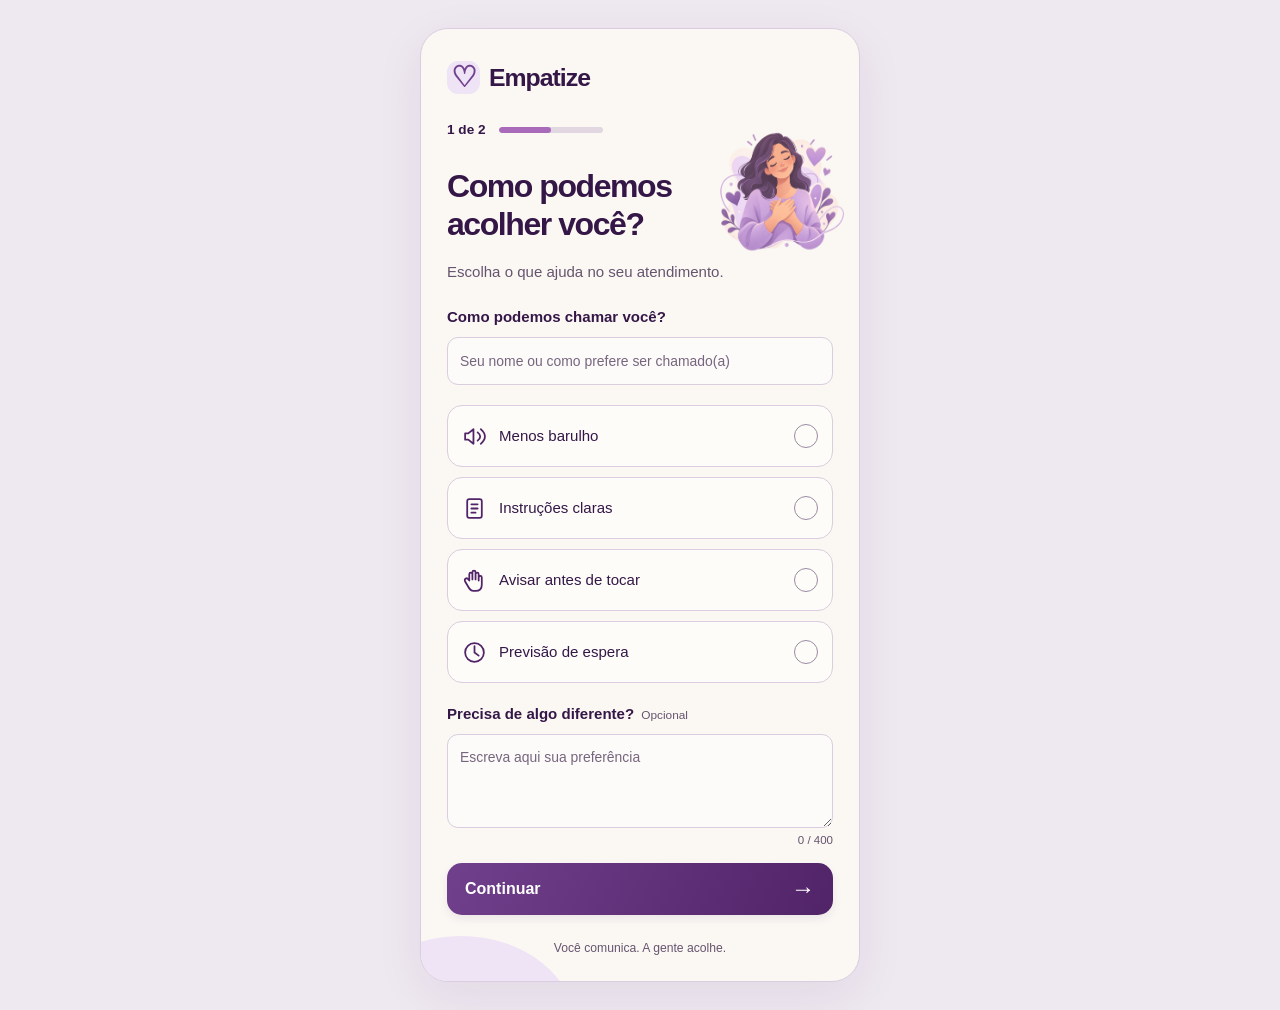
<file: index.html>
<!doctype html>
<html lang="pt-BR">
<head>
    <meta charset="utf-8">
    <meta name="viewport" content="width=device-width, initial-scale=1">
    <meta name="theme-color" content="#fbf8f4">

    <title>Empatize · Como podemos acolher você?</title>

    <link rel="stylesheet" href="./assets/css/base.css">
    <link rel="stylesheet" href="./assets/css/pessoa.css">
</head>

<body>

    <!-- Ícones utilizados nas opções de atendimento. -->
    <svg class="sprite" xmlns="http://www.w3.org/2000/svg" aria-hidden="true">

        <symbol id="som" viewBox="0 0 24 24">
            <path d="M11 5 6 9H3v6h3l5 4V5Z M15 8q5 4 0 8M18 5q8 7 0 14"/>
        </symbol>

        <symbol id="instrucoes" viewBox="0 0 24 24">
            <rect x="5" y="3" width="14" height="18" rx="2"/>
            <path d="M9 8h6M9 12h6M9 16h4"/>
        </symbol>

        <symbol id="toque" viewBox="0 0 24 24">
            <path d="M7 12V6a1.5 1.5 0 0 1 3 0v5-7a1.5 1.5 0 0 1 3 0v7-5a1.5 1.5 0 0 1 3 0v6-3a1.5 1.5 0 0 1 3 0v7q0 6-6 6H11q-3 0-5-4l-3-5q-1-2 1-3 1-1 3 2Z"/>
        </symbol>

        <symbol id="espera" viewBox="0 0 24 24">
            <circle cx="12" cy="12" r="9"/>
            <path d="M12 6v6l4 3"/>
        </symbol>

        <symbol id="balao" viewBox="0 0 24 24">
            <path d="M21 11c0 5-6 8-12 6l-6 4 2-6C-2 2 20-2 21 11Z"/>
        </symbol>

        <symbol id="ondas" viewBox="0 0 24 24">
            <path d="M2 8q5-5 10 0t10 0M2 16q5-5 10 0t10 0"/>
        </symbol>

        <symbol id="pausa" viewBox="0 0 24 24">
            <circle cx="12" cy="12" r="9"/>
            <path d="M9 8v8M15 8v8"/>
        </symbol>

    </svg>

    <main class="mobile-shell">

        <!-- Cabeçalho -->
        <header class="brand">
            <span class="brand-mark" aria-hidden="true">♡</span>
            Empatize
        </header>

        <!-- Indicador de progresso -->
        <div id="progresso" class="progress" aria-label="Etapa 1 de 2">
            <span id="etapa-texto">1 de 2</span>

            <span class="progress-track">
                <span id="etapa-barra"></span>
            </span>
        </div>

        <!-- Formulário de atendimento -->
        <form id="formulario" novalidate>

            <!-- Etapa 1: identificação e preferências -->
            <section id="etapa-1" aria-labelledby="titulo-1">

                <div class="welcome">
                    <h1 id="titulo-1" tabindex="-1">
                        Como podemos<br>
                        acolher você?
                    </h1>

                    <img
                        src="./assets/img/acolhimento2.png"
                        alt=""
                        class="welcome-art"
                    >
                </div>

                <p class="intro">
                    Escolha o que ajuda no seu atendimento.
                </p>

                <label class="field-label" for="nome">
                    Como podemos chamar você?
                </label>

                <input
                    id="nome"
                    name="nome"
                    class="text-field"
                    maxlength="60"
                    autocomplete="given-name"
                    placeholder="Seu nome ou como prefere ser chamado(a)"
                    required
                >

                <!-- Preferências de atendimento -->
                <fieldset class="choices">
                    <legend class="sr-only">
                        Preferências de atendimento. Você pode escolher mais de uma.
                    </legend>

                    <label class="option">
                        <input type="checkbox" name="escolha" value="som">
                        <svg class="icon" aria-hidden="true">
                            <use href="#som"></use>
                        </svg>
                        <span>Menos barulho</span>
                        <span class="selection" aria-hidden="true"></span>
                    </label>

                    <label class="option">
                        <input type="checkbox" name="escolha" value="instrucoes">
                        <svg class="icon" aria-hidden="true">
                            <use href="#instrucoes"></use>
                        </svg>
                        <span>Instruções claras</span>
                        <span class="selection" aria-hidden="true"></span>
                    </label>

                    <label class="option">
                        <input type="checkbox" name="escolha" value="toque">
                        <svg class="icon" aria-hidden="true">
                            <use href="#toque"></use>
                        </svg>
                        <span>Avisar antes de tocar</span>
                        <span class="selection" aria-hidden="true"></span>
                    </label>

                    <label class="option">
                        <input type="checkbox" name="escolha" value="espera">
                        <svg class="icon" aria-hidden="true">
                            <use href="#espera"></use>
                        </svg>
                        <span>Previsão de espera</span>
                        <span class="selection" aria-hidden="true"></span>
                    </label>

                </fieldset>

                <!-- Preferência personalizada -->
                <label class="field-label" for="outra-preferencia">
                    Precisa de algo diferente?
                    <span class="optional">Opcional</span>
                </label>

                <textarea
                    id="outra-preferencia"
                    name="outra_preferencia"
                    rows="3"
                    maxlength="400"
                    placeholder="Escreva aqui sua preferência"
                    aria-describedby="contador-preferencia"
                ></textarea>

                <p class="counter" id="contador-preferencia">
                    0 / 400
                </p>

                <button
                    id="continuar"
                    type="button"
                    class="button primary"
                >
                    Continuar
                    <span aria-hidden="true">→</span>
                </button>

            </section>

            <!-- Etapa 2: estado da comunicação -->
            <section id="etapa-2" hidden aria-labelledby="titulo-2">

                <div class="communication-title">
                    <h1 id="titulo-2" tabindex="-1">
                        Como está sua<br>
                        comunicação agora?
                    </h1>

                    <span aria-hidden="true">♡</span>
                </div>

                <p class="intro">
                    Escolha como você se sente neste momento.
                </p>

                <fieldset class="choices">
                    <legend class="sr-only">
                        Estado de comunicação. Escolha uma opção.
                    </legend>

                    <label class="option">
                        <input
                            type="radio"
                            name="estado"
                            value="verde"
                            required
                        >

                        <svg class="icon" aria-hidden="true">
                            <use href="#balao"></use>
                        </svg>

                        <span class="state-dot green" aria-hidden="true"></span>
                        <span>Consigo me comunicar</span>
                        <span class="selection" aria-hidden="true"></span>
                    </label>

                    <label class="option">
                        <input
                            type="radio"
                            name="estado"
                            value="amarelo"
                        >

                        <svg class="icon" aria-hidden="true">
                            <use href="#ondas"></use>
                        </svg>

                        <span class="state-dot amber" aria-hidden="true"></span>
                        <span>Estou ficando sobrecarregado(a)</span>
                        <span class="selection" aria-hidden="true"></span>
                    </label>

                    <label class="option">
                        <input
                            type="radio"
                            name="estado"
                            value="vermelho"
                        >

                        <svg class="icon" aria-hidden="true">
                            <use href="#pausa"></use>
                        </svg>

                        <span class="state-dot red" aria-hidden="true"></span>
                        <span>Estou com dificuldade para me comunicar</span>
                        <span class="selection" aria-hidden="true"></span>
                    </label>

                </fieldset>

                <!-- Campo opcional para explicar como receber ajuda -->
                <label class="field-label" for="ajuda-comunicacao">
                    O que pode ajudar você agora?
                    <span class="optional">Opcional</span>
                </label>

                <textarea
                    id="ajuda-comunicacao"
                    name="ajuda_comunicacao"
                    rows="4"
                    maxlength="400"
                    placeholder="Conte como podemos ajudar"
                    aria-describedby="contador-comunicacao"
                ></textarea>

                <p class="counter" id="contador-comunicacao">
                    0 / 400
                </p>

                <button
                    id="enviar"
                    type="submit"
                    class="button primary"
                >
                    Enviar para a recepção
                </button>

                <button
                    id="voltar"
                    type="button"
                    class="button text-button"
                >
                    ← Voltar
                </button>

            </section>

            <!-- Mensagens de validação e erro -->
            <p id="mensagem" role="alert" class="feedback" hidden></p>

        </form>

        <!-- Confirmação após o envio -->
        <section
            id="confirmacao"
            hidden
            class="confirmation"
            aria-labelledby="titulo-confirmacao"
        >

            <span class="success-heart" aria-hidden="true">♡</span>

            <h1 id="titulo-confirmacao" tabindex="-1">
                Recebemos suas<br>
                preferências.
            </h1>

            <p id="confirmacao-nome"></p>

            <div class="ticket">
                <span>Seu atendimento</span>
                <strong id="numero-atendimento"></strong>
            </div>

            <p>
                Se precisar, mostre este número à recepção.
            </p>

            <button
                id="novo"
                class="button text-button"
                type="button"
            >
                Fazer uma nova solicitação
            </button>

        </section>

        <!-- Rodapé -->
        <footer>
            Você comunica. A gente acolhe.
        </footer>

    </main>

    <!-- Configuração da API e comportamento do formulário -->
    <script src="./assets/js/config.js"></script>
    <script type="module" src="./assets/js/pessoa.js"></script>

</body>
</html>
</file>
<file: assets/css/base.css>
/* Cores compartilhadas. Para mudar a identidade visual, comece por estas variáveis. */
:root { 
    --paper:#fbf8f4; 
    --surface:#fffcfa; 
    --ink:#341747; 
    --muted:#65546e; 
    --purple:#71408d; 
    --purple-dark:#512367; 
    --lilac:#efe4f6; 
    --border:#d9cddf; 
    --focus:#a86b23; 
}

* { 
    box-sizing:border-box; 
}

body { 
    margin:0; 
    color:var(--ink); 
    background:#eee8f0; 
    font:16px/1.5 "Segoe UI",Arial,sans-serif; 
}

button,input,textarea { 
    font:inherit; 
}

button { 
    cursor:pointer; 
}

button:disabled { 
    cursor:wait; opacity:.65; 
}

h1,h2,p { 
    margin:0; 
}

h1 { 
    font-size:clamp(1.65rem,5vw,2rem); 
    line-height:1.17; 
    letter-spacing:-.045em; 
    font-weight:750; 
}

.brand { 
    display:flex; 
    align-items:center; 
    gap:9px; 
    font-size:1.55rem; 
    font-weight:750; 
    letter-spacing:-.04em; 
}

.brand-mark { 
    display:inline-grid; 
    place-items:center; 
    width:33px; 
    height:33px; 
    color:var(--purple); 
    background:var(--lilac); 
    border-radius:11px; 
    font-size:1.8rem; 
    line-height:1; 
}

.button { 
    display:flex; 
    justify-content:center; 
    align-items:center; 
    gap:12px; 
    border:0; 
    border-radius:15px; 
    min-height:52px; 
    padding:12px 18px; 
    font-weight:650; 
}

.primary { 
    background:linear-gradient(115deg,var(--purple),var(--purple-dark)); 
    color:white; 
    width:100%; 
    box-shadow:0 4px 10px #51236716; 
}

.primary:hover { 
    background:var(--purple-dark); 
}

.secondary { 
    background:var(--lilac); 
    color:var(--purple-dark); 
}

.text-button { 
    color:var(--purple-dark); 
    background:transparent; 
    width:100%; 
}

:focus-visible { 
    outline:3px solid var(--focus); 
    outline-offset:4px; 
}

h1:focus { 
    outline:none; 
}

.feedback { 
    color:#813541; 
    font-size:.93rem; 
    margin-top:14px; 
}

.sr-only { 
    position:absolute; 
    width:1px; 
    height:1px; 
    padding:0; 
    margin:-1px; 
    overflow:hidden; 
    clip:rect(0,0,0,0); 
    white-space:nowrap; 
    border:0; 
}

[hidden] { 
    display:none !important; 
}

/* Respeita a preferência de quem desativa animações no sistema operacional. */

@media (prefers-reduced-motion:reduce) { 
    *,*::before,*::after { transition:none !important; } 
}
</file>
<file: assets/css/pessoa.css>
/* A tela foi desenhada primeiro para celular. Em telas grandes fica centralizada. */
.mobile-shell { 
    position:relative; 
    overflow:hidden; 
    max-width:440px; 
    min-height:100dvh; 
    margin:0 auto; 
    padding:27px 23px 20px; 
    background:var(--paper); 
}

.mobile-shell::after { 
    content:""; 
    position:absolute; 
    z-index:0; 
    bottom:-140px; 
    left:-75px; 
    width:230px; 
    height:185px; 
    border-radius:50%; 
    background:var(--lilac); 
    pointer-events:none; 
}

.mobile-shell > * { 
    position:relative; 
    z-index:1; 
}

.progress { 
    display:flex; 
    align-items:center; 
    gap:13px; 
    margin:24px 0 20px; 
    font-size:.85rem; 
    font-weight:650; 
}

.progress-track { 
    width:104px; 
    height:6px; 
    border-radius:20px; 
    background:#e0d7e0; 
    overflow:hidden; 
}

.progress-track > span { 
    display:block; 
    width:50%; 
    height:100%; 
    background:#aa6aba; 
    border-radius:20px; 
}

.welcome { 
    position:relative; 
    min-height:90px; 
    display:flex; 
    align-items:center; 
}

.welcome h1 { 
    position:relative; 
    z-index:1; 
    max-width:76%; 
}
.welcome-art { 
    position:absolute; 
    right:-17px; 
    top:-42px; 
    width:142px; 
    height:142px; 
    opacity:.85; 
    z-index:0; 
}

.intro { 
    margin:10px 0 23px; 
    font-size:.94rem; 
    color:var(--muted); 
}

.field-label { 
    display:block; 
    font-size:.94rem; 
    margin-bottom:8px; 
    font-weight:600; 
}

.optional { 
    font-size:.74rem; 
    font-weight:400; 
    color:var(--muted); 
    padding-left:3px; 
    white-space:nowrap; 
}

.text-field,textarea { 
    width:100%; 
    color:var(--ink); 
    background:#ffffff85; 
    border:1px solid var(--border); 
    border-radius:11px; 
    padding:12px; 
    font-size:.95rem; 
}

.text-field { 
    min-height:48px; 
}

textarea { 
    resize:vertical; 
    min-height:85px; 
    display:block; 
}

::placeholder { 
    color:#76657e; 
    opacity:1; 
    font-size:.87rem; 
}

.choices { 
    border:0; 
    padding:0; 
    margin:20px 0; 
    display:grid; 
    gap:10px; 
    min-width:0; 
}

.option { 
    display:flex; 
    align-items:center; 
    position:relative; 
    gap:12px; 
    padding:15px 14px; 
    min-height:62px; 
    border:1px solid var(--border); 
    border-radius:15px; 
    background:#ffffff70; 
    cursor:pointer; 
    font-size:.94rem; 
    line-height:1.35; 
}

/* O campo nativo continua focável. Somente sua aparência visual é substituída. */

.option input { 
    position:absolute; 
    width:1px; 
    height:1px; 
    opacity:0; 
}

.option:has(input:focus-visible) { 
    outline:3px solid var(--focus); 
    outline-offset:3px; 
}

.option:has(input:checked) { 
    background:var(--lilac); 
    border-color:#b991ce; 
}

.icon { 
    width:25px; 
    height:25px; 
    flex:0 0 25px; 
    fill:none; 
    stroke:var(--purple-dark); 
    stroke-width:1.7; 
    stroke-linecap:round; 
    stroke-linejoin:round; 
}

.selection { 
    width:24px; 
    height:24px; 
    flex:0 0 24px; 
    margin-left:auto; 
    border:1px solid #9b8ba3; 
    border-radius:50%; 
    display:grid; 
    place-items:center; 
}

input:checked ~ .selection { 
    background:var(--purple); 
    border-color:var(--purple); 
}

input:checked ~ .selection::after { 
    content:"✓"; 
    color:white; 
    font-size:16px; 
    font-weight:bold; 
}

.counter { 
    text-align:right; 
    color:var(--muted); 
    font-size:.72rem; 
    margin:4px 0 13px; 
}

.primary > span { 
    margin-left:auto; 
    font-size:1.5rem; 
    line-height:1;
}

.communication-title { 
    display:flex; 
    align-items:center; 
    gap:8px; 
}

.communication-title > span { 
    color:#a86ab8; 
    font-size:3rem; 
}

.state-dot { 
    width:9px; 
    height:9px; 
    border-radius:50%; 
    flex:0 0 9px; 
}

.green { 
    background:#43814d; 
} 

.amber { 
    background:#cc902c; 
} 

.red { 
    background:#c94862; 
}

#etapa-2 .option { 
    min-height:76px; 
    gap:10px; 
}

footer { 
    text-align:center; 
    font-size:.76rem; 
    color:var(--muted); 
    padding-top:24px; 

}

.confirmation { 
    text-align:center; 
    padding:24px 0 10px; 
}

.confirmation p { 
    color:var(--muted); 
    margin:18px 0; 
}

.success-heart { 
    display:block; 
    color:var(--purple); 
    font-size:5rem; 
    line-height:1.4; 
}

.ticket { 
    background:var(--lilac); 
    border:1px solid #d2b5e0; 
    border-radius:18px; 
    margin:28px auto; 
    padding:18px; 
}

.ticket span,.ticket strong { 
    display:block; 
}

.ticket strong { 
    font-size:2.3rem; 
}

.sprite { 
    position:absolute; 
    width:0; height:0; 
    overflow:hidden; 
}

@media(min-width:600px) { 
    .mobile-shell { 
        min-height:0; 
        margin:28px auto; 
        border:1px solid var(--border); 
        border-radius:28px; 
        box-shadow:0 14px 50px #44205112; 
        padding:30px 26px 24px; 
    } 
}

@media(max-width:350px) { 
    .mobile-shell { 
        padding:22px 16px; 
    } 
    .welcome-art { 
        width:110px; 
        right:-14px; 
        top:-24px; 
        opacity:.6; 
    } 
    .option { 
        padding:13px 10px; 
        gap:9px; 
    } 
}
</file>
